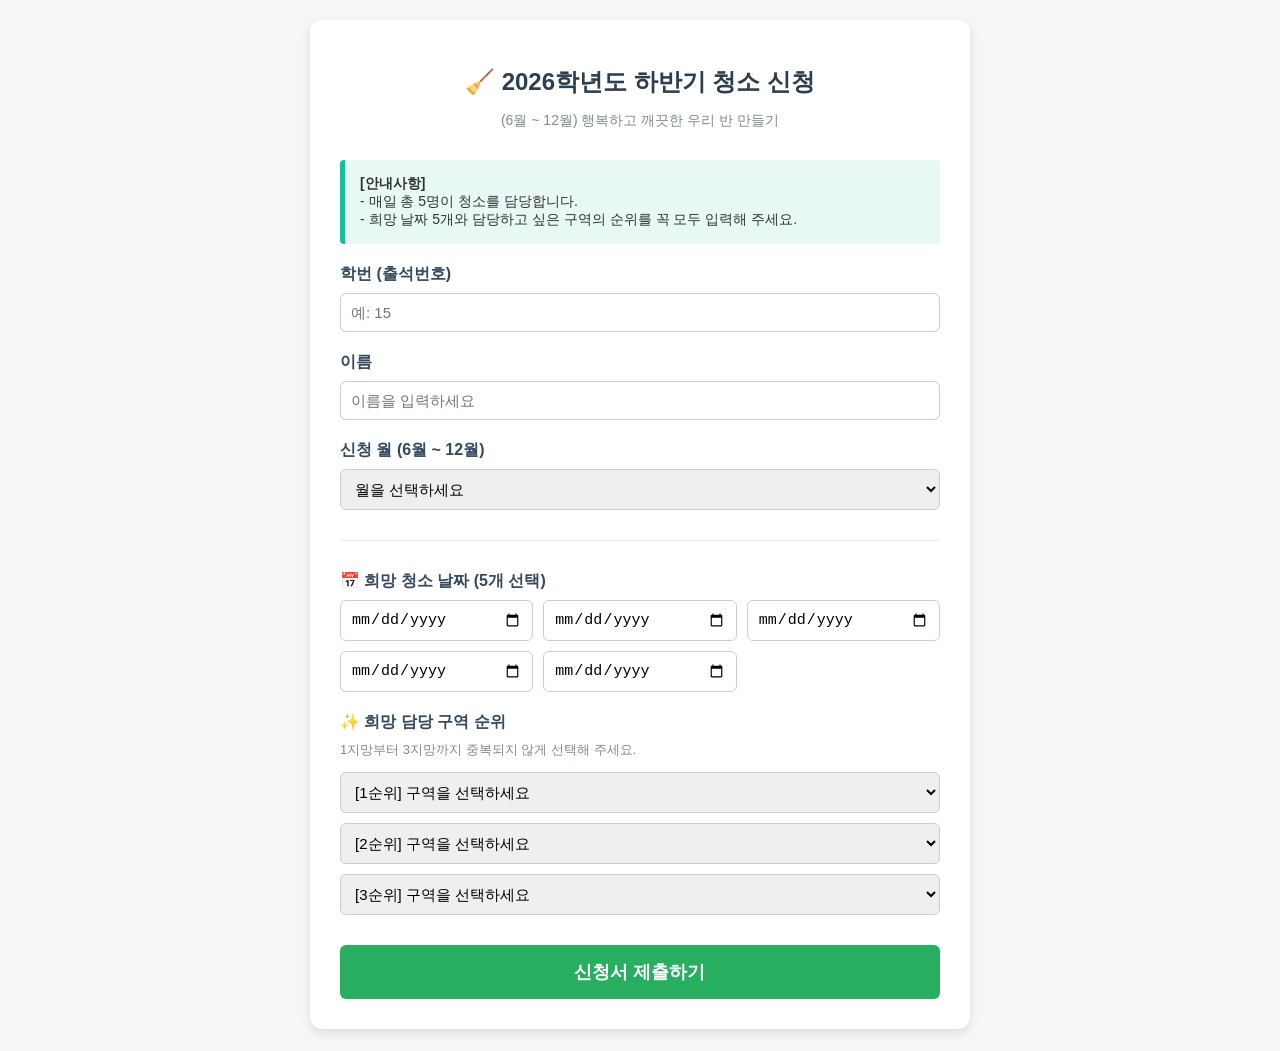
<file: index.html>
<!DOCTYPE html>
<html lang="ko">
<head>
    <meta charset="UTF-8">
    <meta name="viewport" content="width=device-width, initial-scale=1.0">
    <title>2026학년도 하반기 청소 당번 신청</title>
    <style>
        body {
            font-family: 'Malgun Gothic', 'Apple SD Gothic Neo', sans-serif;
            background-color: #f4f7f6;
            color: #333;
            margin: 0;
            padding: 20px;
        }
        .container {
            max-width: 600px;
            margin: 0 auto;
            background: #fff;
            padding: 30px;
            border-radius: 12px;
            box-shadow: 0 4px 10px rgba(0,0,0,0.1);
        }
        h1 {
            text-align: center;
            color: #2c3e50;
            font-size: 24px;
            margin-bottom: 5px;
        }
        p.subtitle {
            text-align: center;
            color: #7f8c8d;
            font-size: 14px;
            margin-bottom: 30px;
        }
        .form-group {
            margin-bottom: 20px;
        }
        label {
            display: block;
            font-weight: bold;
            margin-bottom: 8px;
            color: #34495e;
        }
        input[type="text"], input[type="number"], select, input[type="date"] {
            width: 100%;
            padding: 10px;
            border: 1px solid #ccc;
            border-radius: 6px;
            box-sizing: border-box;
            font-size: 15px;
        }
        .date-group {
            display: grid;
            grid-template-columns: repeat(auto-fit, minmax(150px, 1fr));
            gap: 10px;
        }
        button {
            width: 100%;
            background-color: #27ae60;
            color: white;
            padding: 15px;
            border: none;
            border-radius: 6px;
            font-size: 18px;
            font-weight: bold;
            cursor: pointer;
            transition: background-color 0.3s ease;
            margin-top: 10px;
        }
        button:hover {
            background-color: #2ecc71;
        }
        .notice {
            background-color: #e8f8f5;
            padding: 15px;
            border-left: 5px solid #1abc9c;
            border-radius: 4px;
            margin-bottom: 20px;
            font-size: 14px;
        }
    </style>
</head>
<body>

<div class="container">
    <h1>🧹 2026학년도 하반기 청소 신청</h1>
    <p class="subtitle">(6월 ~ 12월) 행복하고 깨끗한 우리 반 만들기</p>

    <div class="notice">
        <strong>[안내사항]</strong><br>
        - 매일 총 5명이 청소를 담당합니다.<br>
        - 희망 날짜 5개와 담당하고 싶은 구역의 순위를 꼭 모두 입력해 주세요.
    </div>

    <form id="cleaningForm">
        <div class="form-group">
            <label for="studentNum">학번 (출석번호)</label>
            <input type="number" id="studentNum" min="1" max="26" placeholder="예: 15" required>
        </div>
        <div class="form-group">
            <label for="studentName">이름</label>
            <input type="text" id="studentName" placeholder="이름을 입력하세요" required>
        </div>

        <div class="form-group">
            <label for="targetMonth">신청 월 (6월 ~ 12월)</label>
            <select id="targetMonth" required>
                <option value="">월을 선택하세요</option>
                <option value="6">2026년 6월</option>
                <option value="7">2026년 7월</option>
                <option value="8">2026년 8월</option>
                <option value="9">2026년 9월</option>
                <option value="10">2026년 10월</option>
                <option value="11">2026년 11월</option>
                <option value="12">2026년 12월</option>
            </select>
        </div>

        <hr style="border: 0; border-top: 1px solid #eee; margin: 30px 0;">

        <div class="form-group">
            <label>📅 희망 청소 날짜 (5개 선택)</label>
            <div class="date-group">
                <input type="date" name="dates" required>
                <input type="date" name="dates" required>
                <input type="date" name="dates" required>
                <input type="date" name="dates" required>
                <input type="date" name="dates" required>
            </div>
        </div>

        <div class="form-group">
            <label>✨ 희망 담당 구역 순위</label>
            <p style="font-size:13px; color:#7f8c8d; margin-top:0;">1지망부터 3지망까지 중복되지 않게 선택해 주세요.</p>
            
            <div style="margin-bottom: 10px;">
                <select name="choice1" required>
                    <option value="">[1순위] 구역을 선택하세요</option>
                    <option value="sweep12">교실 쓸기 (1/2분단)</option>
                    <option value="sweep34">교실 쓸기 (3/4분단)</option>
                    <option value="mop12">교실 닦기 (1/2분단)</option>
                    <option value="mop34">교실 닦기 (3/4분단)</option>
                    <option value="hallway">복도 쓸고 닦기</option>
                </select>
            </div>
            <div style="margin-bottom: 10px;">
                <select name="choice2" required>
                    <option value="">[2순위] 구역을 선택하세요</option>
                    <option value="sweep12">교실 쓸기 (1/2분단)</option>
                    <option value="sweep34">교실 쓸기 (3/4분단)</option>
                    <option value="mop12">교실 닦기 (1/2분단)</option>
                    <option value="mop34">교실 닦기 (3/4분단)</option>
                    <option value="hallway">복도 쓸고 닦기</option>
                </select>
            </div>
            <div>
                <select name="choice3" required>
                    <option value="">[3순위] 구역을 선택하세요</option>
                    <option value="sweep12">교실 쓸기 (1/2분단)</option>
                    <option value="sweep34">교실 쓸기 (3/4분단)</option>
                    <option value="mop12">교실 닦기 (1/2분단)</option>
                    <option value="mop34">교실 닦기 (3/4분단)</option>
                    <option value="hallway">복도 쓸고 닦기</option>
                </select>
            </div>
        </div>

        <button type="submit" onclick="submitForm(event)">신청서 제출하기</button>
    </form>
</div>

<script>
    function submitForm(event) {
        event.preventDefault(); // 기본 제출 동작 방지
        
        // 여기에 향후 백엔드(서버)로 데이터를 보내는 로직이 들어갑니다.
        // 지금은 시각적 확인을 위한 알림창을 띄웁니다.
        alert("청소 신청이 완료되었습니다! 선생님이 배정 결과를 나중에 알려주실 거예요.");
        
        // 폼 초기화 (선택사항)
        // document.getElementById('cleaningForm').reset();
    }
</script>

</body>
</html>
</file>
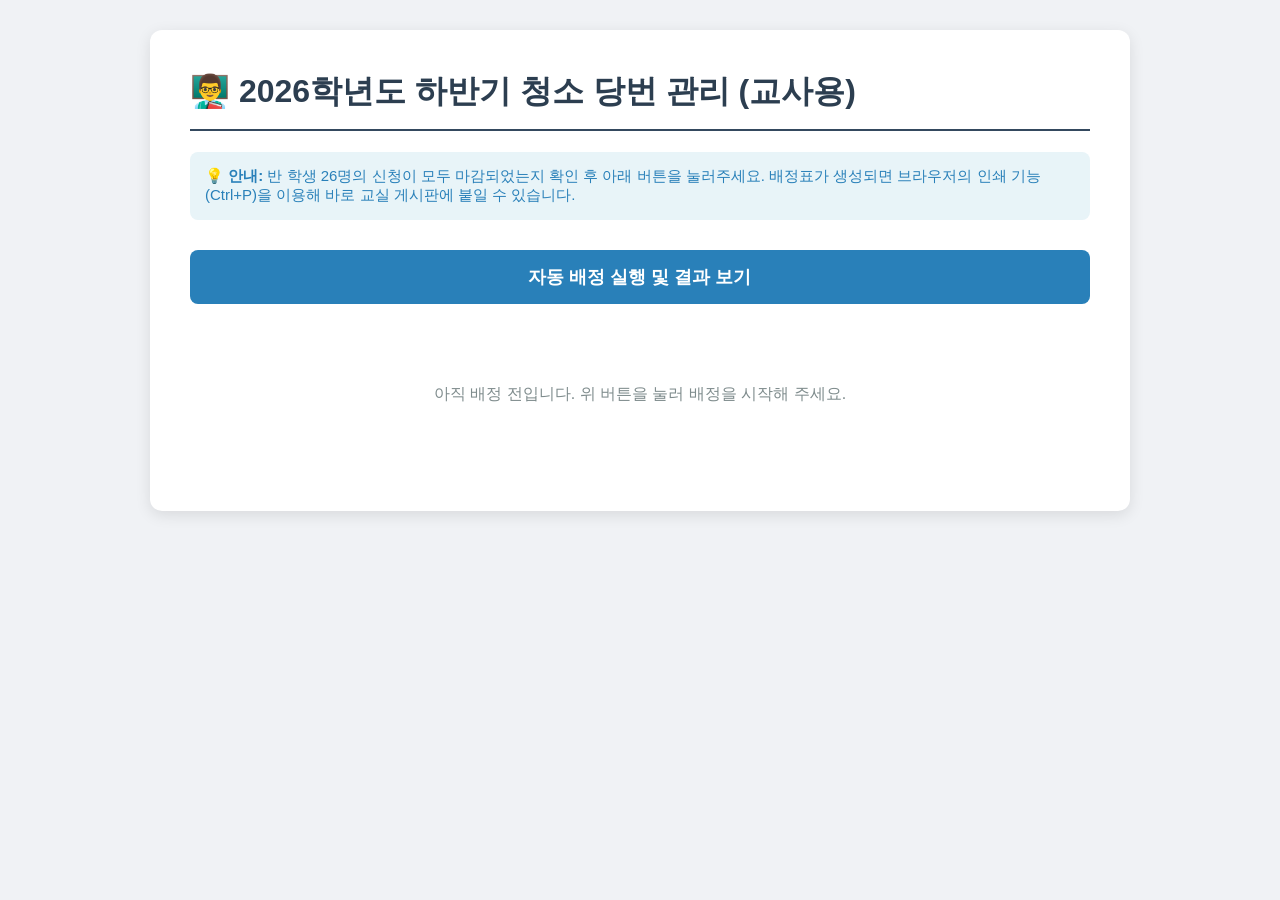
<file: teacher.html>
<!DOCTYPE html>
<html lang="ko">
<head>
    <meta charset="UTF-8">
    <meta name="viewport" content="width=device-width, initial-scale=1.0">
    <title>교사용 - 청소 당번 배정 시스템</title>
    <style>
        body {
            font-family: 'Malgun Gothic', 'Apple SD Gothic Neo', sans-serif;
            background-color: #f0f2f5;
            color: #333;
            margin: 0;
            padding: 30px;
        }
        .admin-container {
            max-width: 900px;
            margin: 0 auto;
            background: #fff;
            padding: 40px;
            border-radius: 12px;
            box-shadow: 0 4px 15px rgba(0,0,0,0.1);
        }
        h1 {
            color: #2c3e50;
            margin-top: 0;
            border-bottom: 2px solid #34495e;
            padding-bottom: 15px;
        }
        .info-box {
            background-color: #e8f4f8;
            padding: 15px;
            border-radius: 8px;
            margin-bottom: 30px;
            font-size: 15px;
            color: #2980b9;
        }
        .btn-run {
            background-color: #2980b9;
            color: white;
            padding: 15px 30px;
            border: none;
            border-radius: 8px;
            font-size: 18px;
            font-weight: bold;
            cursor: pointer;
            transition: background-color 0.3s;
            display: block;
            width: 100%;
            margin-bottom: 30px;
        }
        .btn-run:hover {
            background-color: #2471a3;
        }
        /* 프린트용 스타일: 인쇄 시 버튼 등 불필요한 요소 숨김 */
        @media print {
            body { background: #fff; padding: 0; }
            .admin-container { box-shadow: none; padding: 0; }
            .btn-run, .info-box { display: none; }
        }
    </style>
</head>
<body>

<div class="admin-container">
    <h1>👨‍🏫 2026학년도 하반기 청소 당번 관리 (교사용)</h1>
    
    <div class="info-box">
        💡 <strong>안내:</strong> 반 학생 26명의 신청이 모두 마감되었는지 확인 후 아래 버튼을 눌러주세요. 배정표가 생성되면 브라우저의 인쇄 기능(Ctrl+P)을 이용해 바로 교실 게시판에 붙일 수 있습니다.
    </div>

    <button class="btn-run" onclick="runAssignment()">자동 배정 실행 및 결과 보기</button>

    <div id="resultArea">
        <p style="text-align: center; color: #7f8c8d; padding: 50px 0;">
            아직 배정 전입니다. 위 버튼을 눌러 배정을 시작해 주세요.
        </p>
    </div>
</div>

<script src="script.js"></script>

</body>
</html>
</file>
